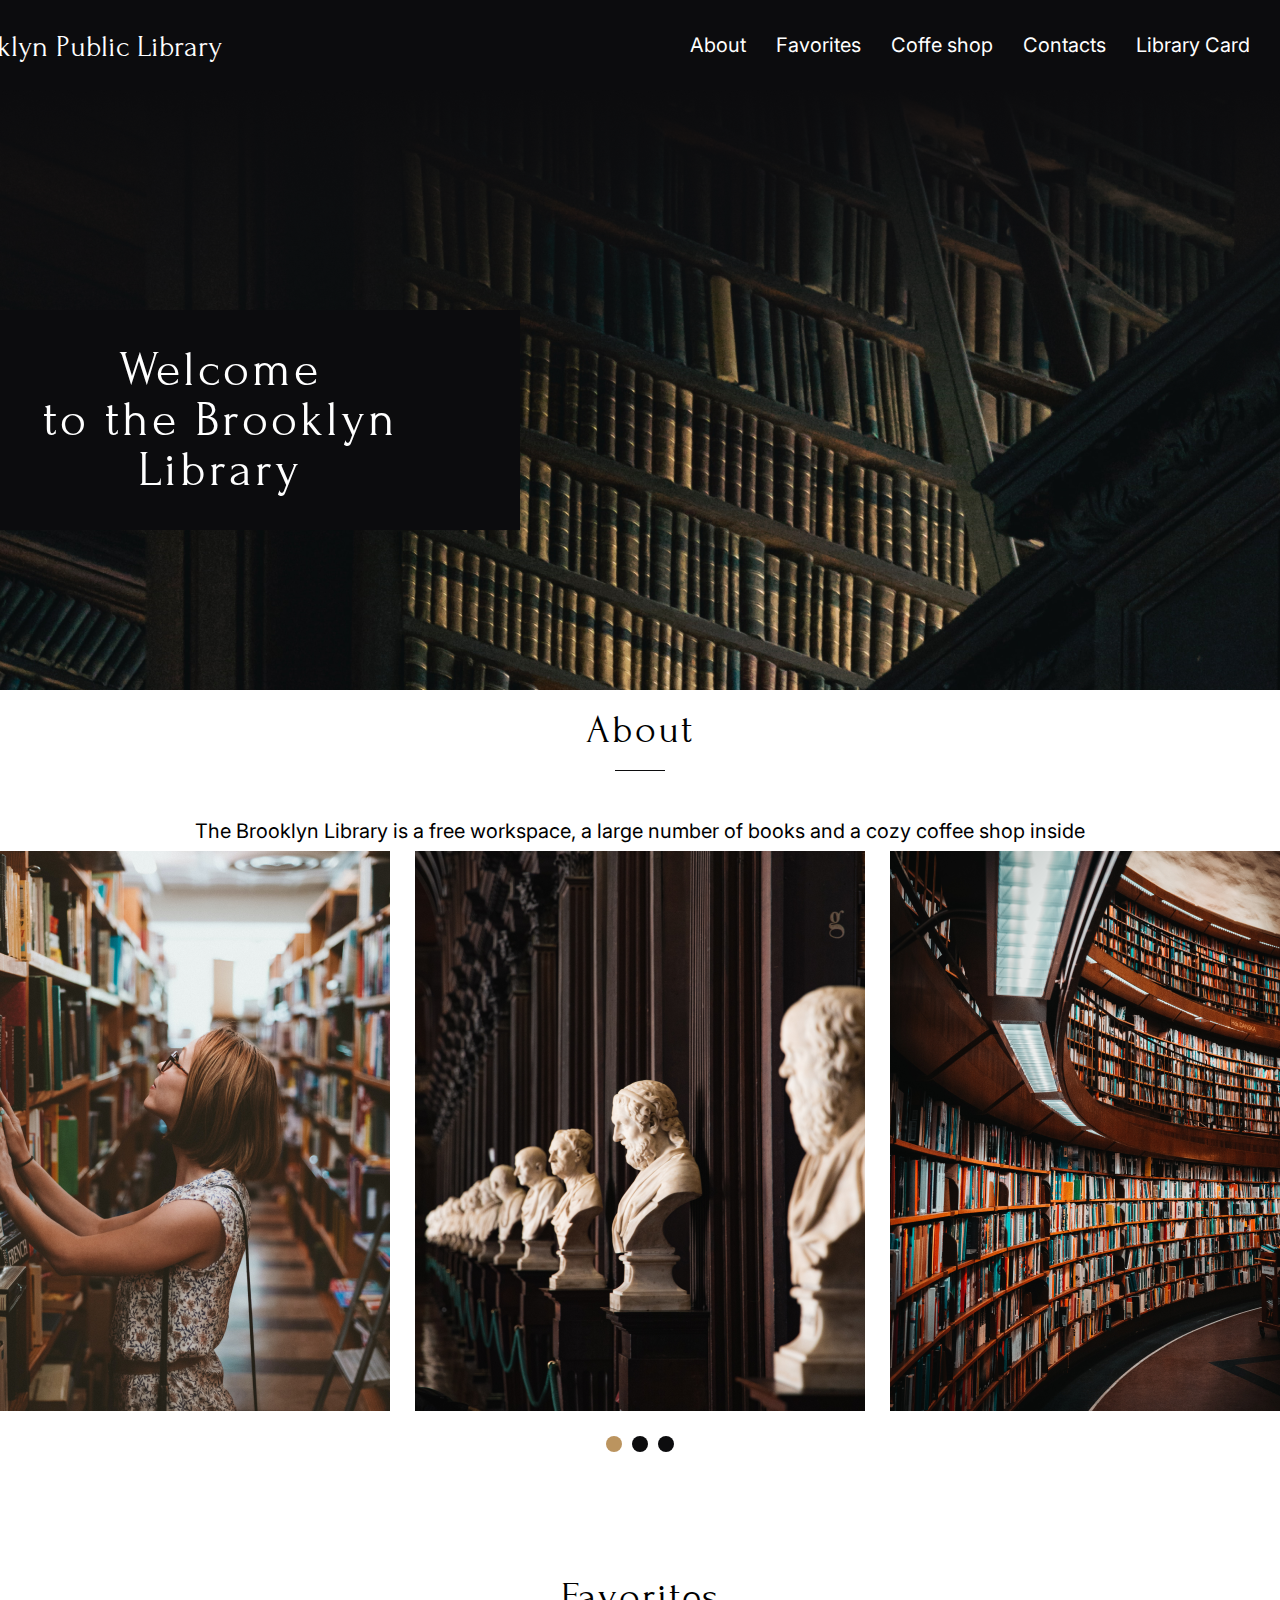
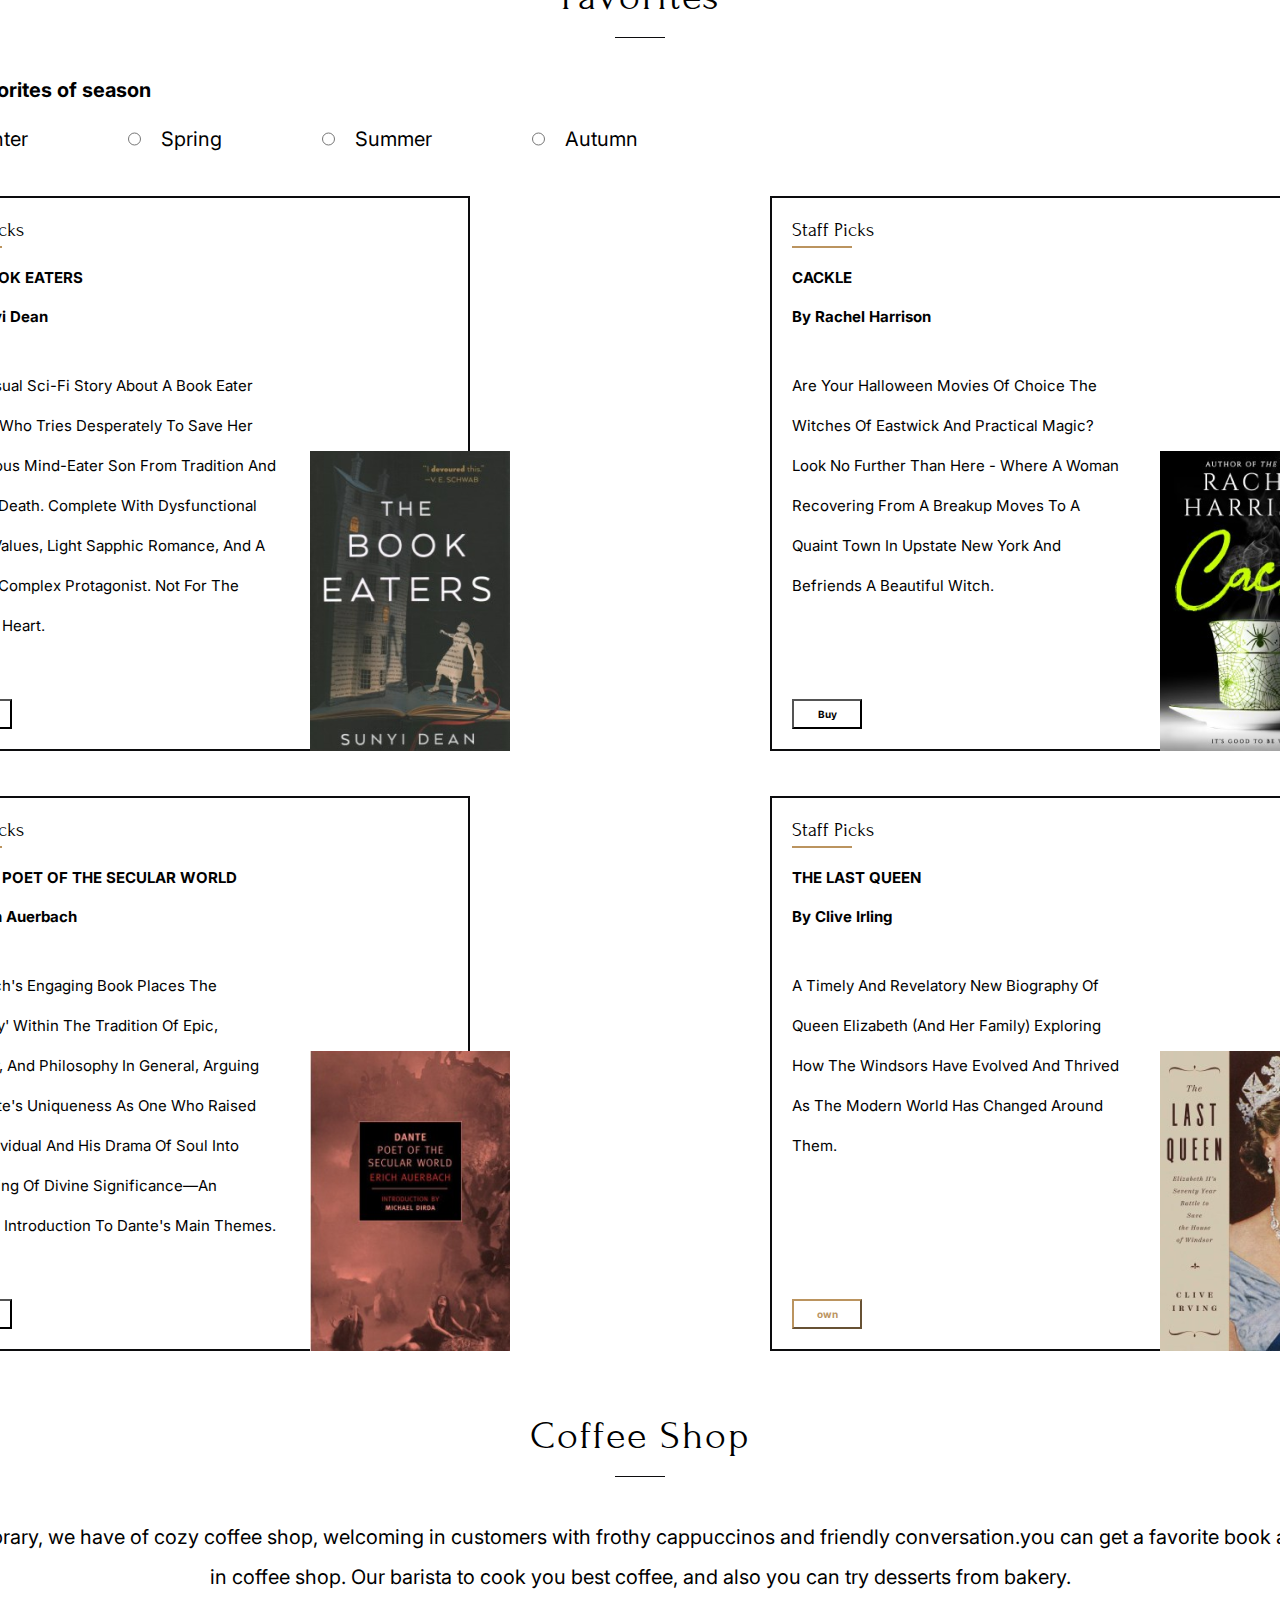
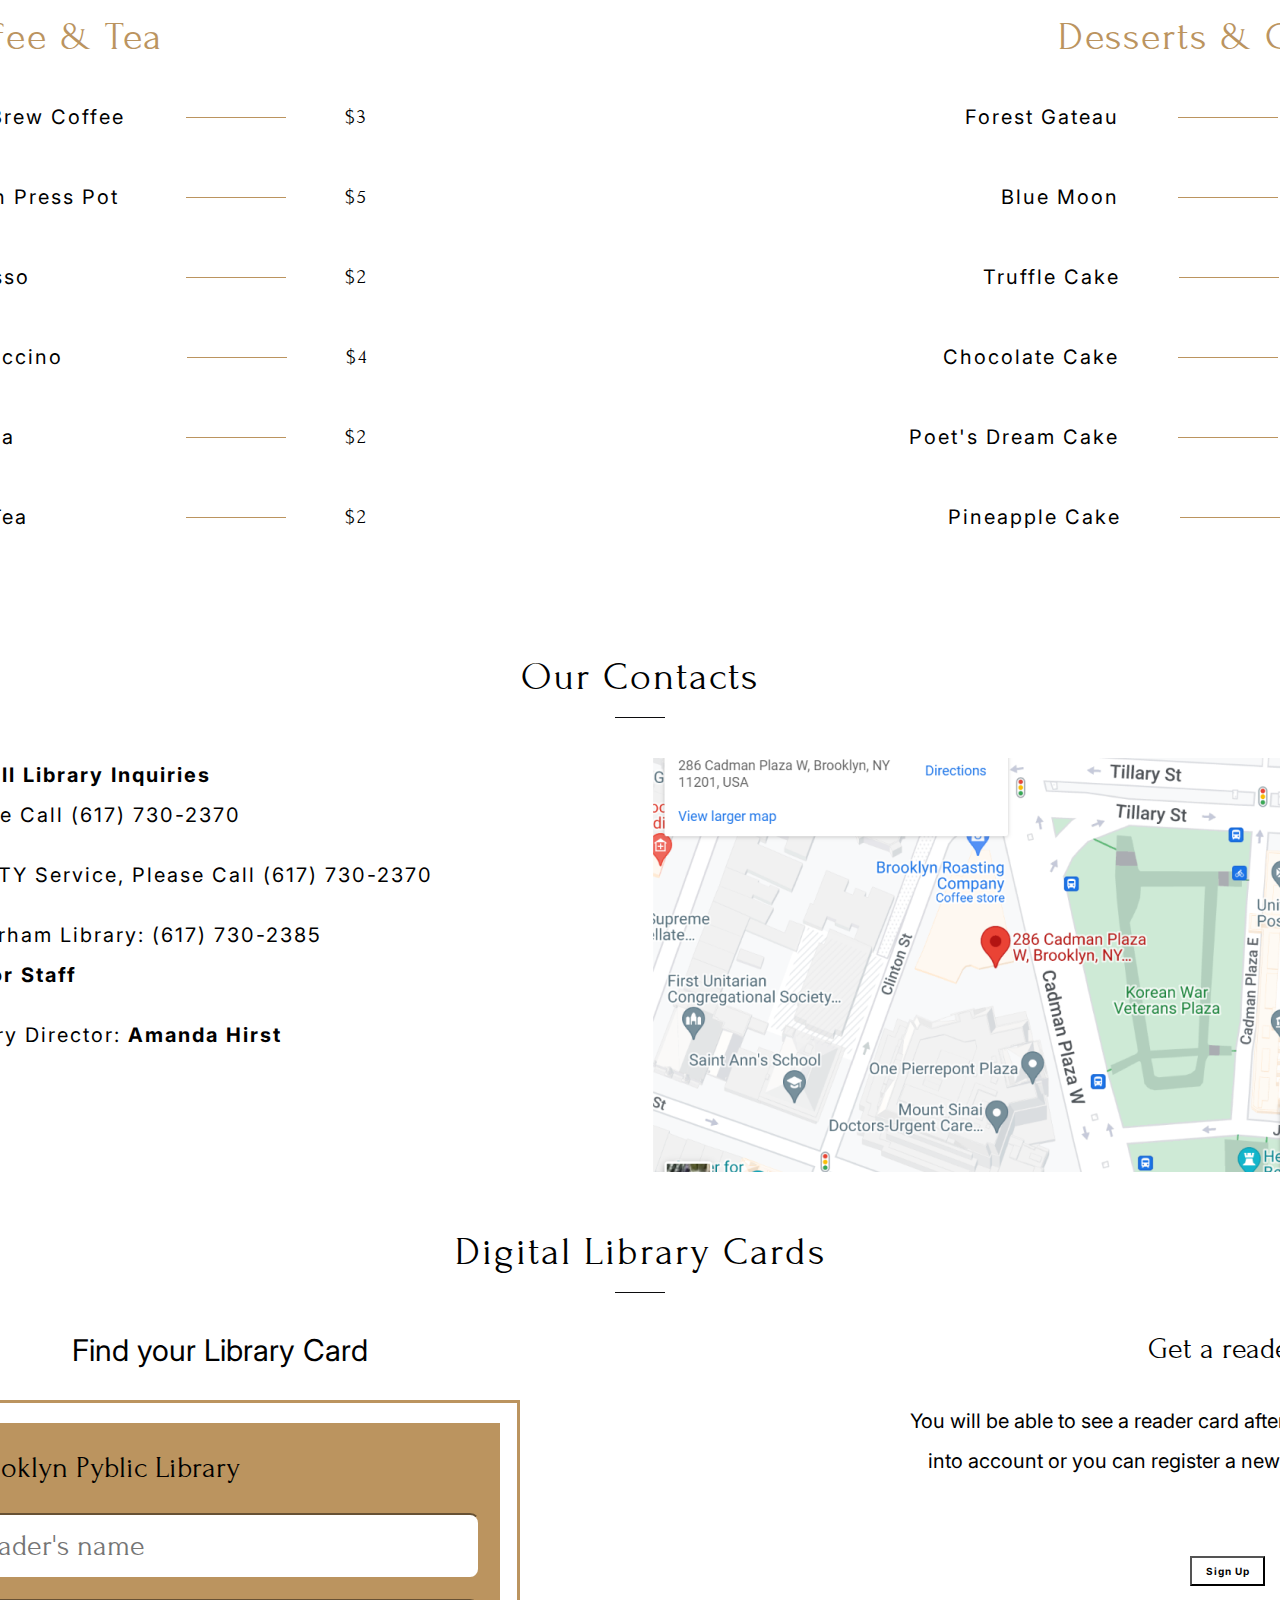
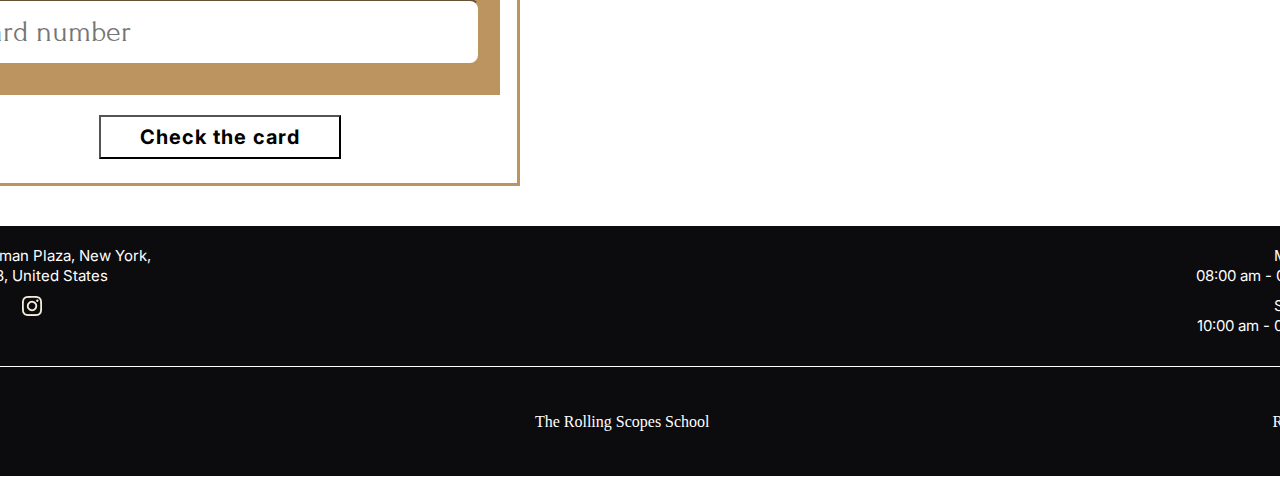
<file: library/index.html>
<!DOCTYPE html>
<html lang="en">
<head>
    <title>library</title>
    <link rel="stylesheet" href="style.css">
    <link rel="stylesheet" href="index.js">
    <link rel="preconnect" href="https://fonts.googleapis.com">
    <link rel="icon" type="image/png" sizes="32x32" href="assets/favicon-32x32.png">
<link rel="preconnect" href="https://fonts.gstatic.com" crossorigin>
<link href="https://fonts.googleapis.com/css2?family=Forum&family=Inter:wght@400;700&family=Karla:ital,wght@0,200;0,300;0,400;0,500;0,600;0,700;0,800;1,200;1,300;1,400;1,500;1,600;1,700;1,800&display=swap" rel="stylesheet">
</head>
<body>
    <header class="conteiner-header">
        <div class="header-text">
            <h1>Brooklyn Public Library</h1>
        </div>
        <div class="nav">
            <div>
                <nav>
                    <ul class="nav-list">
                        <li class="nav-item"><a href="#about" class="nav-link">About</a></li>
                        <li class="nav-item"><a href="#favorites" class="nav-link">Favorites</a></li>
                        <li class="nav-item"><a href="coffe" class="nav-link">Coffe shop</a></li>
                        <li class="nav-item"><a href="#contacts" class="nav-link">Contacts</a></li>
                        <li class="nav-item"><a href="#card" class="nav-link">Library Card</a></li>
                    </ul>
            </nav>
        </div>
         <div class="container-nav-icon">
            <img src="assets/icon_profile.png" alt="Profile Icon">
        </div>
    </div>
    </header>
    <main>
        <section class="section-welcom">
            <div class="welcome-box">
                <h6 class="welcome-text">Welcome<br> to the Brooklyn<br> Library</h6>
            </div>
        </section>
        <section class="section-about"  id="about">
            <h2>About</h2>
            <div class="underline"></div>
            <p>The Brooklyn Library is a free workspace, a large number of books and a cozy coffee shop inside</p>
            <div class="slides">
                <img src="assets/slides/slide1.png" alt="slide1">
                <img src="assets/slides/slide2.png" alt="slide2">
                <img src="assets/slides/slide3.png" alt="slide3">
            </div>
            <div class="slides-circles">
                <div class="square-cursor">
                    <div class="circle brown"></div>
                </div>
                <div class="square-cursor">
                <div class="circle"></div>
                </div>
                <div class="square-cursor">
                <div class="circle"></div>
                </div>
            </div>
        </section>
        <section class="section-favorite"  id="favorites">
            <h2>Favorites</h2>
            <div class="underline"></div>
            <p class="favorite-text">Pick favorites of season</p>
            <div class="radio-box">
                <div class="radio-item">
                    <input type="radio" id="winter" name="winter">
                    <label for="winter">Winter</label>
                </div>
                <div class="radio-item">
                    <input type="radio" id="spring" name="spring">
                    <label for="spring">Spring</label>
                </div>
                <div class="radio-item">
                    <input type="radio" id="summer" name="summer">
                    <label for="summer">Summer</label>
                </div>
                <div class="radio-item">
                    <input type="radio" id="autumn" name="autumn">
                    <label for="autumn">Autumn</label>
                </div>
            </div>
            <div class="frame-list">
                <div class="place-book">
                    <div class="frame-item">
                        <h3>Staff Picks</h3>
                        <div class="underline-frame"></div>
                        <h4>THE BOOK EATERS</h4>
                        <h5>By Sunyi Dean</h5>
                        <div class="frame_place">
                            <p class="text-frame">
                                An unusual sci-fi story about a book eater woman who tries desperately to save her dangerous mind-eater son from tradition and certain death. Complete with dysfunctional family values, light Sapphic romance, and a strong, complex protagonist. Not for the faint of heart.
                                </p>
                                 <button class="button-frame">Buy</button>
                        </div>
                     </div>
                     <div class="book-frame">
                        <img src="assets/Frame-slides/winter-1.png" alt="book1">
                        </div>
                </div>
                <div class="place-book">
                    <div class="frame-item">
                        <h3>Staff Picks</h3>
                        <div class="underline-frame"></div>
                        <h4>CACKLE</h4>
                        <h5>By Rachel Harrison</h5>
                        <div class="frame_place">
                            <p class="text-frame">
                                Are your Halloween movies of choice The Witches of Eastwick and Practical Magic? Look no further than here - where a woman recovering from a breakup moves to a quaint town in upstate New York and befriends a beautiful witch.
                                </p>
                                 <button class="button-frame">Buy</button>
                        </div>
                     </div>
                     <div class="book-frame">
                        <img src="assets/Frame-slides/winter-2.png" alt="book1">
                        </div>
                </div>
                <div class="place-book">
                    <div class="frame-item">
                        <h3>Staff Picks</h3>
                        <div class="underline-frame"></div>
                        <h4>DANTE: POET OF THE SECULAR WORLD</h4>
                        <h5>By Erich Auerbach</h5>
                        <div class="frame_place">
                            <p class="text-frame">
                                Auerbach's engaging book places the 'Comedy' within the tradition of epic, tragedy, and philosophy in general, arguing for Dante's uniqueness as one who raised the individual and his drama of soul into something of divine significance—an inspired introduction to Dante's main themes.
                                </p>
                                 <button class="button-frame">Buy</button>
                        </div>
                     </div>
                     <div class="book-frame">
                        <img src="assets/Frame-slides/winter-3.png" alt="book1">
                        </div>
                </div>
                <div class="place-book">
                    <div class="frame-item">
                        <h3>Staff Picks</h3>
                        <div class="underline-frame"></div>
                        <h4>THE LAST QUEEN</h4>
                        <h5>By Clive Irling</h5>
                        <div class="frame_place">
                            <p class="text-frame">
                                A timely and revelatory new biography of Queen Elizabeth (and her family) exploring how the Windsors have evolved and thrived as the modern world has changed around them.
                            </p>
                                 <button class="button-frame" disabled>own</button>
                        </div>
                     </div>
                     <div class="book-frame">
                        <img src="assets/Frame-slides/winter-4.png" alt="book1">
                        </div>
                </div>
            </div>
        </section>
        <section class="section-coffee"  id="coffe">
            <h2>Coffee Shop</h2>
            <div class="underline"></div>
            <p>In our library, we have of cozy coffee shop, welcoming in customers with frothy cappuccinos and friendly conversation.you can get a favorite book and read in coffee shop. Our barista to cook you best coffee, and also you can try desserts from bakery.</p>
            <div class="coffee-list">
                <div class="coffee-item">
                    <h6>Coffee & Tea</h6>
                    <div class="menu-item">
                        <div class="coffee-text fit">Cold Brew Coffee</div>
                        <div class="line-price">
                            <div class="coffee-line"></div>
                            <div class="coffee-price">$3</div>
                        </div>
                    </div>
                    <div class="menu-item">
                        <div class="coffee-text">French Press Pot</div>
                        <div class="line-price">
                            <div class="coffee-line"></div>
                            <div class="coffee-price">$5</div>
                        </div>
                    </div>
                    <div class="menu-item">
                        <div class="coffee-text">Espresso</div>
                        <div class="line-price">
                            <div class="coffee-line"></div>
                            <div class="coffee-price">$2</div>
                        </div>
                    </div>
                    <div class="menu-item">
                        <div class="coffee-text">Cappuccino</div>
                        <div class="line-price">
                            <div class="coffee-line"></div>
                            <div class="coffee-price">$4</div>
                        </div>
                    </div>
                    <div class="menu-item">
                        <div class="coffee-text">Hot Tea</div>
                        <div class="line-price">
                            <div class="coffee-line"></div>
                            <div class="coffee-price">$2</div>
                        </div>
                    </div>
                    <div class="menu-item">
                        <div class="coffee-text">Cold Tea</div>
                        <div class="line-price">
                            <div class="coffee-line"></div>
                            <div class="coffee-price">$2</div>
                        </div>
                    </div>
                </div>
                <div class="coffee-item">
                    <h6>Desserts & Cakes</h6>
                    <div class="menu-item dessets">
                        <div class="coffee-text">Forest Gateau</div>
                        <div class="line-price">
                            <div class="coffee-line"></div>
                            <div class="coffee-price">$16</div>
                        </div>
                    </div>
                    <div class="menu-item dessets">
                        <div class="coffee-text">Blue Moon</div>
                        <div class="line-price">
                            <div class="coffee-line"></div>
                            <div class="coffee-price">$16</div>
                        </div>
                    </div>
                    <div class="menu-item dessets">
                        <div class="coffee-text">Truffle Cake</div>
                        <div class="line-price">
                            <div class="coffee-line"></div>
                            <div class="coffee-price">$15</div>
                        </div>
                    </div>
                    <div class="menu-item dessets">
                        <div class="coffee-text">Chocolate Cake</div>
                        <div class="line-price">
                            <div class="coffee-line"></div>
                            <div class="coffee-price">$18</div>
                        </div>
                    </div>
                    <div class="menu-item dessets">
                        <div class="coffee-text">Poet's Dream Cake</div>
                        <div class="line-price">
                            <div class="coffee-line"></div>
                            <div class="coffee-price">$16</div>
                        </div>
                    </div>
                    <div class="menu-item dessets">
                        <div class="coffee-text">Pineapple Cake</div>
                        <div class="line-price">
                            <div class="coffee-line"></div>
                            <div class="coffee-price">$14</div>
                        </div>
                    </div>
                </div>
            </div>
        </section>
        <section class="section-our-contacts" id="contacts">
            <h2>Our Contacts</h2>
            <div class="underline"></div>
            <div class="contacts-position">
                <div class="contacts-container">
                    <div class="contacts-text-up">
                        <p class="contacts-text">For All Library Inquiries</p>
                    </div>
                    <div class="contacts-text-midle">
                        <p class="contacts-text contacts-normal-text">Please Call <a href="(617)730-2370">(617) 730-2370</a></p>
                        <p class="contacts-text contacts-normal-text">For TTY Service, Please Call <a href="(617)730-2370">(617) 730-2370</a></p>
                        <p class="contacts-text contacts-normal-text">Putterham Library: <a href="(617)730-2385">(617) 730-2385</a></p>
                    </div>
                    <div class="contacts-text-down">
                        <p class="contacts-text">Senior Staff</p>
                        <p class="contacts-text"><span class="contacts-normal-text">Library Director: </span><a href="AmandaHirst@gmail.com">Amanda Hirst</a></p>
                    </div>
                </div>
                <div class="contacts-map">
                    <img src="assets/map.png" alt="Map">
                </div>
            </div>
        </section>
        <section class="section-card"  id="card">
            <h2>Digital Library Cards</h2>
            <div class="underline"></div>
            <div class="card-position">
                <div class="card-find">
                    <div class="card-find-main-text">
                        Find your Library Card
                    </div>
                    <div class="card-border">
                        <div class="card-box">
                            <div class="card-text">Brooklyn Pyblic Library</div>
                            <input type="text" placeholder=" Reader's name" class="card-input-size card-input-text">
                            <input type="text" placeholder=" Card number" class="card-input-size card-input-text">
                        </div>
                        <div>
                            <button type="button" class="card-button">Check the card</button>
                        </div>
                    </div>
                </div>
                <div class="card-reader-box">
                    <div class="card-text reader-title">
                        Get a reader card
                    </div>
                    <div class="card-read-text">
                        You will be able to see a reader card after logging into account or you can register a new account
                    </div>
                    <div class="card-reader-button-box">
                        <button type="button" class="card-reader-button">Sign Up</button>
                        <button type="button" class="card-reader-button">Log in</button>
                    </div>
                </div>
            </div>
        </section>
    </main>
    <footer>
        <div class="footer-first-box">
            <div>
                <div>
                    <div class="footer-cadman"> <a href="https://www.bklynlibrary.org/" class="footer-link">286 Cadman Plaza, New York, NY 11238, United States</a></div>
                    <ul class="footer-ul">
                        <li>
                            <a href="https://twitter.com/">
                                <img src="assets/footer-icons/icon-twitter.png" alt="Twitter">
                            </a>
                        </li>
                        <li>
                            <a href="https://www.instagram.com/">
                                <img src="assets/footer-icons/icon-inst.png" alt="Instagram">
                            </a>
                        </li>
                        <li>
                            <a href="https://www.facebook.com/">
                                <img src="assets/footer-icons/icon-facebook.png" alt="Facebook">
                            </a>
                        </li>
                    </ul>
                </div>
            </div>
            <div class="footer-time">
                <div>Mon - Fri<br>
                    08:00 am - 07:00 pm
                </div>
                <div>
                    Sat - Sun<br>
                    10:00 am - 06:00 pm
                </div>
            </div>
        </div>
        <div class="footer-underline"></div>
        <div class="footer-second-box">
            <div>2023</div>
            <div><a href="https://github.com/rolling-scopes-school/tasks/tree/master/stage0" class="footer-link">The Rolling Scopes School</a></div>
            <div><a href="https://github.com/RemAntof" class="footer-link">RemAntof</a></div>
        </div>
    </footer>
</body>
</html>
</file>
<file: library/style.css>
* {
    margin: 0;
    padding: 0;
    box-sizing: border-box;
    /* font-family: 'Inter', sans-serif; */
    /* font-family: 'Karla', sans-serif; */
  }
  html {
    scroll-behavior: smooth;
    background-color: #FFFFFF ;
  }
  html {
    margin: 0;
    display: flex;
    justify-content: center;
    align-items: center;
  }

  body {
    display: flex;
    flex-direction: column;
    width: 1440px;
  }
  .nav-link{
    text-decoration: none;
    color: #FFFFFF;
    position: relative;
  }
  .nav-link::after{
    content:'';
    position:absolute;
    margin-top: 2px;
    width: 110%;
    height: 2px;
    bottom: 0;
    left: 0;
    background-color: #ffffff;
    transform-origin: bottom left;
    transition: transform 0.25s ease-out;
    transform: scaleX(0);
  }
  .nav-link:hover::after {
    transform: scaleX(1);
  }
.conteiner-header{
    display: flex;
    flex-direction: row;
    flex-wrap: nowrap;
    justify-content: flex-start;
    align-items: center;
    height: 90px;
    width: 1440px;
    background-color: #0C0C0E;
}
.header-text{
    font-family: 'Forum', cursive;
    color: #FFFFFF;
    margin-left: 20px;
    margin-top: 20px;
    width: 294px;
    height: 50px;
}
h1{
    font-weight: 400;
    font-size: 30px;
    white-space: nowrap;
}
.nav{
    display: flex;
    font-family: 'Inter', sans-serif;
    color: #FFFFFF;
    position: relative;
    align-items: center;
    left: 456px;
    right: 0px;
    width: 584px;
    height: 50px;
}
.nav-list{
    display: flex;
    list-style: none;
    align-items: center;
    padding: auto;
    height: 50px;
    width: 584px;
}
.nav-item{
    display: flex;
    font-weight: 400;
    font-size: 20px;
    padding: 0 15px;
}
.nav-item:first-child {
    padding-left: 0;
}

.nav-item:last-child {
    padding-right: 0;
}
.container-nav-icon{
    margin-left: 40px;
    display: flex;
    flex-direction: row;
    flex-wrap: nowrap;
    justify-content: flex-start;
    align-items: center;
}
.section-welcom{
    width: 1440px;
    height: 600px;
    margin: 0px;
    background-image: url("assets/Welcome.png");
    background-size: cover;
    background-repeat: no-repeat;
    font-family: 'Forum', cursive;
    display: flex;
}
.welcome-box{
    background-color: #0C0C0E;
    height: 220px;
    width: 600px;
    /* padding-top: 220px; */
    margin-top: 220px;
    align-items: center;
    justify-content: center;

}
.welcome-text{
    color: #FFFFFF;
    text-align: center;
    vertical-align: middle;
    width: 520px;
    height: 150px;
    font-size: 50px;
    font-weight: 200;
    margin-left: 40px;
    margin-top: 35px;
    letter-spacing: 3px;
    line-height: 50px;
}
.section-about{
    width: 1440px;
    height: 867px;
    display: flex;
    flex-direction: column;
    align-items: center;
}
h2{
    margin-top: 20px;
    font-weight: 400;
    font-size: 40px;
    line-height: 40px;
    letter-spacing: 2px;
    font-family: 'Forum', cursive;
    text-align: center;
}
.underline{
    display: flex;
    align-items: center;
    justify-content: center;
    height: 1px;
    width: 50px;
    background-color: #0C0C0E;
    margin-top: 20px;
}
p{
    font-family: 'Inter', sans-serif;
    text-align: center;
    font-size: 20px;
    line-height: 40px;
    font-weight: 400;
    margin-top: 40px;
    margin-right: 0px;
}
.slides{
    display: flex;
    margin: 0px 20px;
    width: 1400px;
    height: 560px;
    justify-content: space-between;
}
.slides-circles{
    display: flex;
    align-items: center;
    justify-content: center;
    margin-top: 20px;
    /* gap: 5px; */
}
.circle{
    width: 16px;
    height: 16px;
    border-radius:100%;
    background-color: #0C0C0E;
}
.square-cursor{
    display: flex;
    align-items: center;
    justify-content: center;
    width: 26px;
    height: 26px;
    cursor: pointer;

}
.circle.brown {
    background-color: #BB945F;
}

.section-favorite{
    width: 1440px;
    height: 1439px;
    display: flex;
    flex-direction: column;
    align-items: center;
}
.favorite-text{
    display: flex;
    justify-content: flex-start;
    text-align: left;
    align-items: flex-start;
    width: 100%;
    font-weight: 700;
    font-size: 20px;
    line-height: 24.2px;
}
.radio-item{
    font-family: 'Inter', sans-serif;
    display: flex;
    font-size: 20px;
    line-height: 24.2px;
    padding: 5px;
    gap: 20px;
    font-weight: 400;
    position: relative;
}
.radio-item::after{
    content:'';
    position:absolute;
    margin-top: 2px;
    width: 110%;
    height: 2px;
    bottom: 0;
    left: 0;
    background-color: #BB945F;
    transform-origin: bottom left;
    transition: transform 0.25s ease-out;
    transform: scaleX(0);
  }
  .radio-item:hover::after {
    transform: scaleX(1);
  }
.radio-box{
    margin-top: 20px;
    margin-left: 20px;
    width: 100%;
    display: flex;
    flex-direction: row;
    justify-content: flex-start;
    align-items: flex-start;
    gap: 90px;
}
.frame-list{
    margin: 20px;
    display: flex;
    flex-direction: row;
    justify-content: space-between;
    align-items: flex-start;
    flex-wrap: wrap;
    width: 100%;
    height: 100%;
}
.frame-item{
    width: 550px;
    height: 555px;
    margin-top: 20px;
    display: flex;
    flex-direction: column;
    border: #0C0C0E solid 2px ;
}
.text-frame{
    text-align: left;
    font-family: 'Inter', sans-serif;
    font-weight: 400;
    font-size: 15px;
    width: 335px;
    text-transform: capitalize;
}
.frame_place{
    margin-left: 20px;
    margin-bottom: 20px;
    height: 540px;
    display: flex;
    flex-direction: column;
    justify-content: space-between;
}
h3{
    font-family: 'Forum', cursive;
    font-weight: 400;
    font-size: 20px;
    color: #000000;
    margin-left: 20px;
    margin-top: 20px;
}
h4{
    font-family: 'Inter', sans-serif;
    font-weight: 700;
    font-size: 15px;
    color: #000000;
    margin-left: 20px;
    margin-top: 20px;
}
h5{
    font-family: 'Inter', sans-serif;
    font-weight: 700;
    font-size: 15px;
    color: #000000;
    margin-left: 20px;
    margin-top: 20px;
}
.underline-frame{
    margin-left: 20px;
    margin-top: 5px;
    width: 60px;
    border: #BB945F solid 1px;
}
.button-frame{
    width: 70px;
    height: 30px;
    font-family: 'Inter', sans-serif;
    font-weight: 700;
    font-size: 10px;
    background-color: #FFFFFF;
}
.button-frame:disabled{
    color: #BB945F;
    border-color: #BB945F;
}
.book-frame{
    height: 300px;
    width: 200px;
    margin-top: 275px;
    margin-left: -160px;
}
.place-book{
    display: flex;
    flex-direction: row;
    align-items: flex-start;
}
.section-coffee{
    display: flex;
    flex-direction: column;
    align-items: center;
    width: 1440px;
    height: 841px;
}
.coffee-list{
    width: 1400px;
    height: 520px;
    margin-left: 20px;
    margin-top: 20px;
    display: flex;
    width: 100%;
    justify-content: space-between;
}
.coffee-item{
    width: 438px;
    height: 520px;
}
.coffee-item:last-child{
    text-align: right;
}
.menu-item{
display: flex;
flex-direction: row;
align-items: center;
justify-content: space-between;
margin-top: 40px;

}
.dessets{
    justify-content: flex-end;
}
.coffee-text{
    font-family: 'Inter', sans-serif;
    font-weight: 400;
    font-size: 20px;
    line-height: 40px;
    letter-spacing: 2px;
    height: 40px;
    white-space:pre;
}
.coffee-price{
font-family: 'Forum', cursive;
font-weight: 400;
font-size: 20px;
line-height: 40px;
letter-spacing: 2px;


}
.coffee-line{
width: 100px;
height: 1px;
background-color: #BB945F;
margin:0 59px;

}
h6{
    font-family: 'Forum', cursive;
    font-weight: 400;
    font-size: 40px;
    line-height: 40px;
    letter-spacing: 2px;
    color: #BB945F;
}
.line-price{
    display: flex;
    flex-direction: row;
    align-items: center;
}
.section-our-contacts{
    display: flex;
    flex-direction: column;
    align-items: center;
    width: 1440px;
    height: 575px;
}
.contacts-position{
    margin: 40px 20px;
    width: 1400px;
    height: 414px;
    display: flex;
    flex-direction: row;
    align-items: center;
    justify-content: space-between;
}
.contacts-container{
    display: flex;
    flex-direction: column;
    width: 503px;
    height: 380px;
    margin-bottom: 40px;
}
.contacts-container:last-child{
    margin-bottom: 0px;
}
.contacts-text-up{
    height: 40px;
}
.contacts-text{
    text-align: start;
    font-family: 'Inter', sans-serif;
    font-weight: 700;
    font-size: 20px;
    line-height: 40px;
    letter-spacing: 2px;
    margin-top:0px;
    margin-bottom: 20px;
    white-space:pre;
}
.contacts-normal-text{
    font-weight: 400;
}
.contacts-text-midle{
    height: 160px;

}
.contacts-text-down{
    height: 100px;
}
.contacts-map{
    width: 696px;
    height: 414px;
}
a[href^="(617)"] {
	color: inherit;
    text-decoration:none
}
a[href^="Ama"] {
	color: inherit;
    text-decoration:none
}
.section-card{
    display: flex;
    flex-direction: column;
    align-items: center;
    width: 1440px;
    height: 614px;
}
.card-find{
    width: 600px;
    height: 453px;
    display: flex;
    flex-direction: column;
    align-items: center;
    justify-content: space-between;
}
.card-border{
    width: 600px;
    height: 386px;
    display: flex;
    flex-direction: column;
    align-items: center;
    border: #BB945F solid 3px;
}
.card-box{
    width: 560px;
    height: 272px;
    display: flex;
    flex-direction: column;
    align-items: flex-start;
    margin: 20px;
    background-color: #BB945F;
    padding: 20px;
}
.card-text{
    font-family: 'Forum', cursive;
    font-weight: 400;
    font-size: 30px;
    line-height: 50px;
    letter-spacing: 2%;
}
.card-input-size{
    width: 520px;
    height: 66px;
    margin-top: 20px;
    border-radius: 10px;
    border-color: #BB945F;
}
.card-input-text{
    font-family: 'Forum', cursive;
    font-weight: 400;
    font-size: 30px;
    line-height: 50px;
    letter-spacing: 2%;
}
.card-button{
    width: 242px;
    height: 44px;
    background-color: #FFFFFF;
    font-family: 'Inter', sans-serif;
    font-weight: 700;
    font-size: 20px;
    line-height: 24.2px;
    letter-spacing: 1px;
    text-align: center;
}
.card-find-main-text{
    font-family: 'Inter', sans-serif;
    font-weight: 400;
    font-size: 30px;
    line-height: 34.31px;
    margin-bottom: 30px;
}
.card-reader-box{
    width: 456px;
    height: 253px;
    display: flex;
    flex-direction: column;
    align-items: flex-end;
}
.card-reader-button{
    width: 75px;
    height: 30px;
    background-color: #FFFFFF;
    font-family: 'Inter', sans-serif;
    font-weight: 700;
    font-size: 10px;
    line-height: 12.1px;
    letter-spacing: 1px;
    text-align: center;
}
.card-reader-button-box{
    width: 170px;
    display: flex;
    justify-content: space-between;
    margin-top: 35px;
}
.reader-title{
    line-height: 33.12px;
}
.card-read-text{
    width: 456px;
    height: 120px;
    font-family: 'Inter', sans-serif;
    font-weight: 400;
    font-size: 20px;
    line-height: 40px;
    text-align: end;
    margin-top: 35px;
}
.card-position{
    width: 1440px;
    display: flex;
    justify-content: space-between;
    margin: 40px 20px 0px 20px;
}
footer{
    width: 1440px;
    height: 250px;
    background-color: #0C0C0E;
    color: #FFFFFF;
}
.footer-first-box{
    margin: 20px;
    display: flex;
    flex-direction: row;
    align-items: flex-start;
    justify-content: space-between;
    font-family: 'Inter', sans-serif;
    font-weight: 400;
    font-size: 15px;
    line-height: 20px;
}
.footer-cadman{
    width: 229px;
    height: 40px;
}
.footer-ul{
    display: flex;
    flex-direction: row;
    align-items: flex-start;
    justify-content: space-between;
    width: 102px;
    height: 24px;
    list-style: none;
    margin-top: 10px;
}
.footer-link{
    text-decoration: none;
    color: #FFFFFF;
}
.footer-time{
    display: flex;
    flex-direction: column;
    text-align: end;
    gap: 10px;
}
.footer-underline{
    width: 1400px;
    border-top: #FFFFFF solid 1px;
    margin-top: 30px;
    margin-left: 20px;
}
.footer-second-box{
    display: flex;
    flex-direction: row;
    align-items: center;
    justify-content: space-between;
    margin: 0px 20px;
    height: 110px;
}
input[type='radio'] {
    accent-color: #000000;
}
button{
    cursor: pointer;
    transition: 0.3s;
}
button:hover{
    background-color: #BB945F;
    border-color: #BB945F;
}
button:disabled:hover{
    background-color: #FFFFFF;
    cursor:not-allowed;
}
</file>
